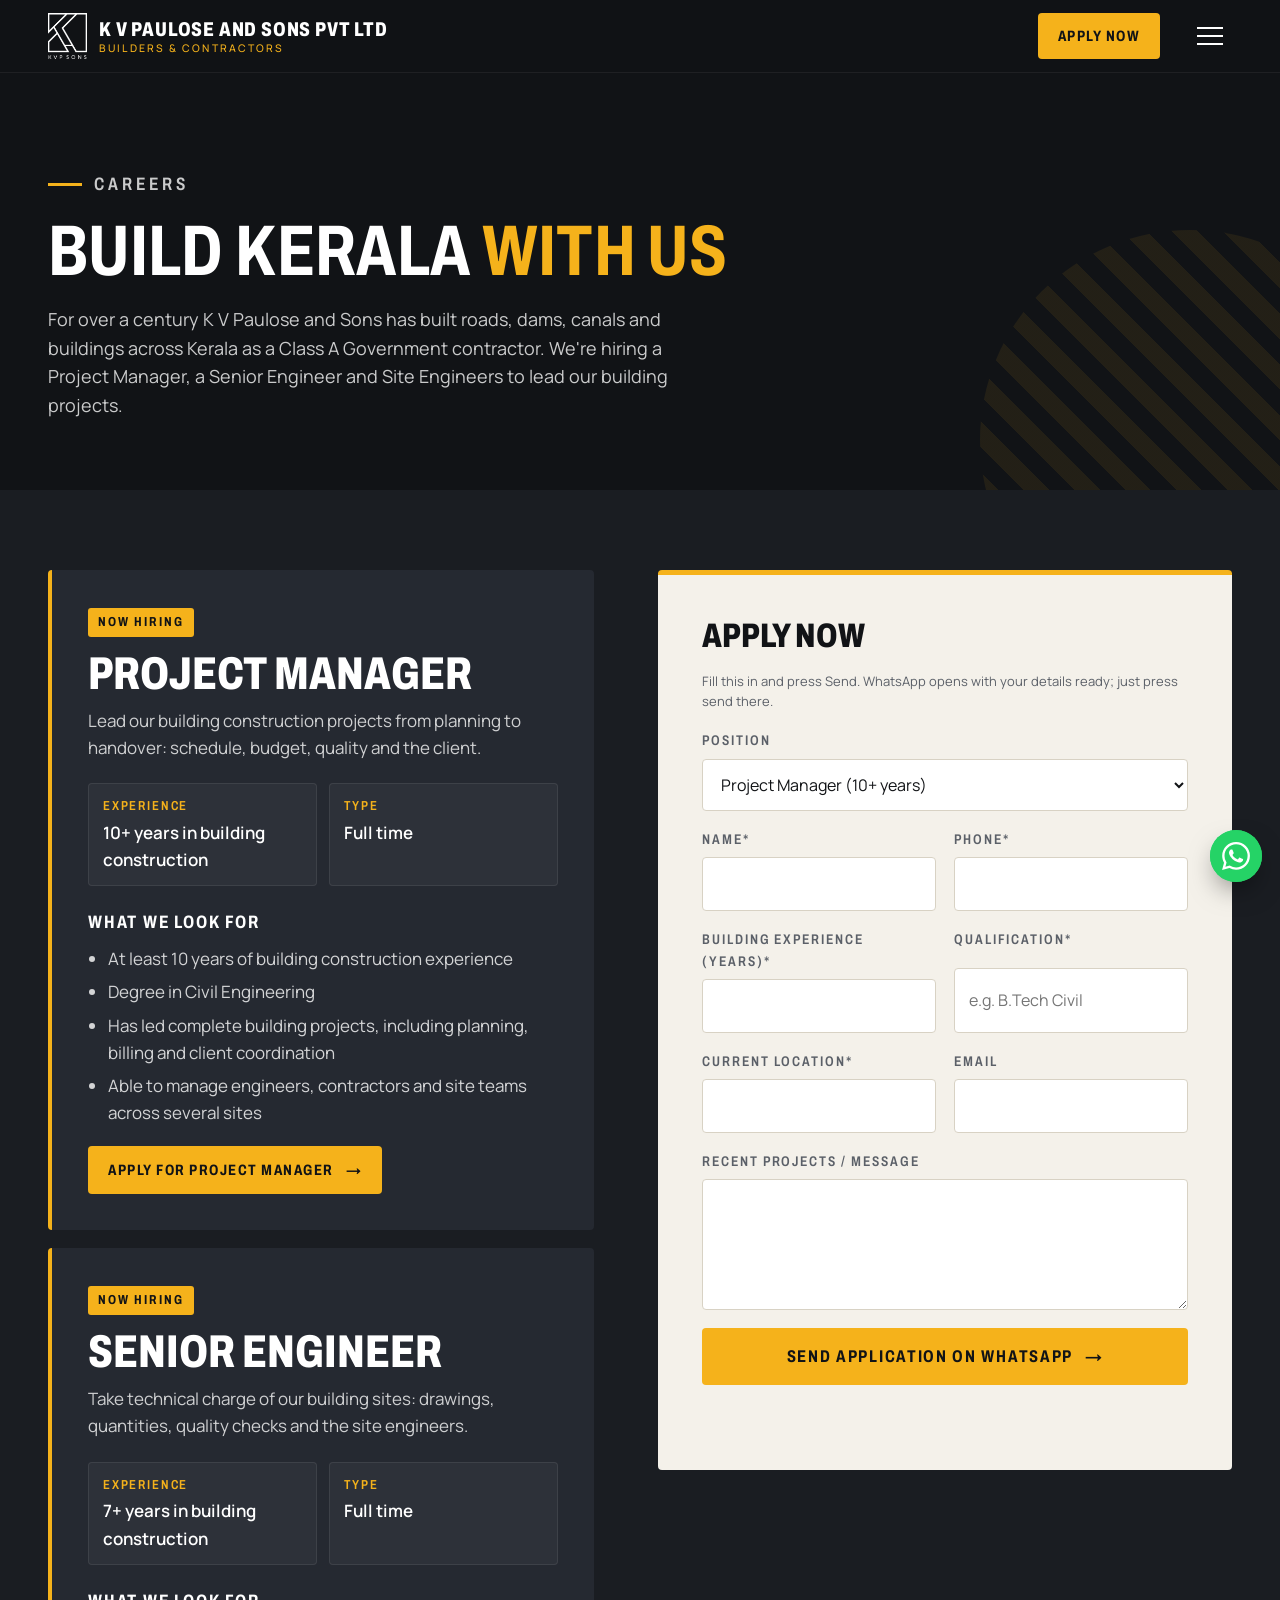
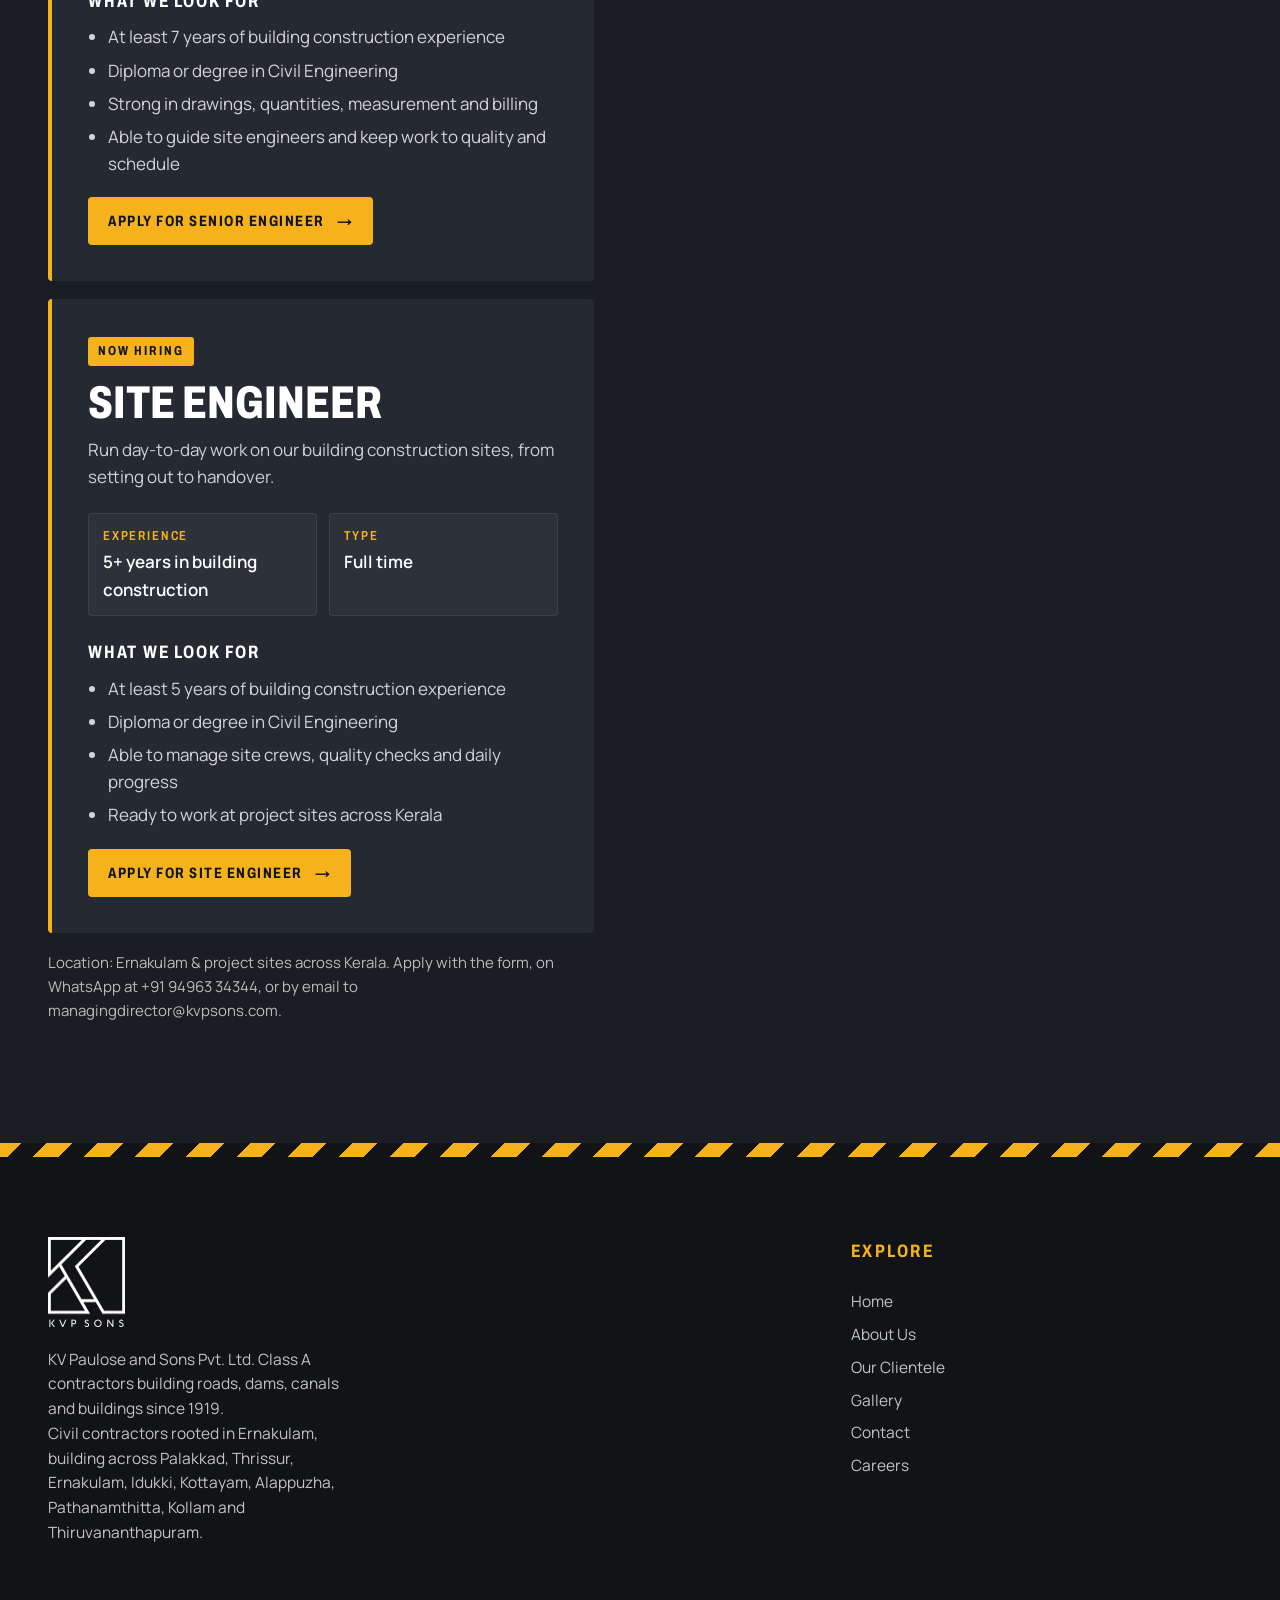
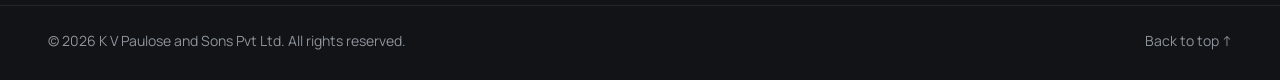
<file: site/careers.html>
<!doctype html>
<html lang="en">
<head>
  <meta charset="utf-8">
  <meta name="viewport" content="width=device-width, initial-scale=1">
  <title>Careers | K V Paulose and Sons Pvt Ltd — Project Manager, Senior Engineer &amp; Site Engineer jobs in Kerala</title>
  <meta name="description" content="K V Paulose and Sons Pvt Ltd, Class A Government contractors since 1919, are hiring a Project Manager (10+ years), Senior Engineer (7+ years) and Site Engineer (5+ years) in building construction. Apply on WhatsApp.">
  <link rel="canonical" href="https://kvpsons.com/careers">
  <meta name="theme-color" content="#111316">
  <meta property="og:type" content="website">
  <meta property="og:site_name" content="K V Paulose and Sons Pvt Ltd">
  <meta property="og:title" content="We're hiring: Project Manager, Senior Engineer, Site Engineer — K V Paulose and Sons Pvt Ltd">
  <meta property="og:description" content="Project Manager (10+ yrs), Senior Engineer (7+ yrs) and Site Engineer (5+ yrs) in building construction. Join a Class A Government contractor building across Kerala since 1919. Apply on WhatsApp.">
  <meta property="og:url" content="https://kvpsons.com/careers">
  <meta property="og:image" content="https://kvpsons.com/images/logo.png">
  <meta name="twitter:card" content="summary">
  <meta name="robots" content="index, follow, max-image-preview:large, max-snippet:-1">
  <link rel="alternate" hreflang="en-IN" href="https://kvpsons.com/careers">
  <script type="application/ld+json">
  [
    {
      "@context": "https://schema.org",
      "@type": "JobPosting",
      "title": "Project Manager",
      "description": "<p>Lead our building construction projects from planning to handover: schedule, budget, quality and the client.</p><p>Minimum 10 years of building construction experience. Diploma or degree in Civil Engineering.</p>",
      "identifier": {
        "@type": "PropertyValue",
        "name": "K V Paulose and Sons Pvt Ltd",
        "value": "project-manager"
      },
      "datePosted": "2026-11-25",
      "validThrough": "2027-03-31T23:59",
      "directApply": true,
      "industry": "Construction",
      "occupationalCategory": "Civil Engineering",
      "qualifications": "Diploma or degree in Civil Engineering",
      "applicantLocationRequirements": {
        "@type": "Country",
        "name": "India"
      },
      "employmentType": "FULL_TIME",
      "hiringOrganization": {
        "@type": "Organization",
        "name": "K V Paulose and Sons Pvt Ltd",
        "sameAs": "https://kvpsons.com/",
        "logo": "https://kvpsons.com/images/logo.png"
      },
      "jobLocation": {
        "@type": "Place",
        "address": {
          "@type": "PostalAddress",
          "addressLocality": "Ernakulam",
          "addressRegion": "Kerala",
          "addressCountry": "IN"
        }
      },
      "experienceRequirements": {
        "@type": "OccupationalExperienceRequirements",
        "monthsOfExperience": 120
      }
    },
    {
      "@context": "https://schema.org",
      "@type": "JobPosting",
      "title": "Senior Engineer",
      "description": "<p>Take technical charge of our building sites: drawings, quantities, quality checks and the site engineers.</p><p>Minimum 7 years of building construction experience. Diploma or degree in Civil Engineering.</p>",
      "identifier": {
        "@type": "PropertyValue",
        "name": "K V Paulose and Sons Pvt Ltd",
        "value": "senior-engineer"
      },
      "datePosted": "2026-11-25",
      "validThrough": "2027-03-31T23:59",
      "directApply": true,
      "industry": "Construction",
      "occupationalCategory": "Civil Engineering",
      "qualifications": "Diploma or degree in Civil Engineering",
      "applicantLocationRequirements": {
        "@type": "Country",
        "name": "India"
      },
      "employmentType": "FULL_TIME",
      "hiringOrganization": {
        "@type": "Organization",
        "name": "K V Paulose and Sons Pvt Ltd",
        "sameAs": "https://kvpsons.com/",
        "logo": "https://kvpsons.com/images/logo.png"
      },
      "jobLocation": {
        "@type": "Place",
        "address": {
          "@type": "PostalAddress",
          "addressLocality": "Ernakulam",
          "addressRegion": "Kerala",
          "addressCountry": "IN"
        }
      },
      "experienceRequirements": {
        "@type": "OccupationalExperienceRequirements",
        "monthsOfExperience": 84
      }
    },
    {
      "@context": "https://schema.org",
      "@type": "JobPosting",
      "title": "Site Engineer",
      "description": "<p>Run day-to-day work on our building construction sites, from setting out to handover.</p><p>Minimum 5 years of building construction experience. Diploma or degree in Civil Engineering.</p>",
      "identifier": {
        "@type": "PropertyValue",
        "name": "K V Paulose and Sons Pvt Ltd",
        "value": "site-engineer"
      },
      "datePosted": "2026-11-25",
      "validThrough": "2027-03-31T23:59",
      "directApply": true,
      "industry": "Construction",
      "occupationalCategory": "Civil Engineering",
      "qualifications": "Diploma or degree in Civil Engineering",
      "applicantLocationRequirements": {
        "@type": "Country",
        "name": "India"
      },
      "employmentType": "FULL_TIME",
      "hiringOrganization": {
        "@type": "Organization",
        "name": "K V Paulose and Sons Pvt Ltd",
        "sameAs": "https://kvpsons.com/",
        "logo": "https://kvpsons.com/images/logo.png"
      },
      "jobLocation": {
        "@type": "Place",
        "address": {
          "@type": "PostalAddress",
          "addressLocality": "Ernakulam",
          "addressRegion": "Kerala",
          "addressCountry": "IN"
        }
      },
      "experienceRequirements": {
        "@type": "OccupationalExperienceRequirements",
        "monthsOfExperience": 60
      }
    }
  ]
  </script>
  <script type="application/ld+json">
  {
    "@context": "https://schema.org",
    "@type": "BreadcrumbList",
    "itemListElement": [
      { "@type": "ListItem", "position": 1, "name": "Home", "item": "https://kvpsons.com/" },
      { "@type": "ListItem", "position": 2, "name": "Careers", "item": "https://kvpsons.com/careers" }
    ]
  }
  </script>
  <link rel="icon" href="images/logo.png">
  <link rel="preconnect" href="https://fonts.googleapis.com">
  <link rel="preconnect" href="https://fonts.gstatic.com" crossorigin>
  <link href="https://fonts.googleapis.com/css2?family=Archivo:wdth,wght@62..125,500..900&family=Manrope:wght@400;500;600;700&display=swap" rel="stylesheet">
  <link rel="stylesheet" href="css/style.css?v=24">
</head>
<body class="careers-page">

<header class="header is-solid" id="header">
  <div class="header__inner">
    <a href="/" class="brand">
      <img src="images/logo.png" alt="K V Paulose and Sons Pvt Ltd logo">
      <span>K V Paulose and Sons Pvt Ltd<small>Builders &amp; Contractors</small></span>
    </a>
    <nav class="nav" id="nav">
      <a href="/">Home</a>
      <a href="/#about">About Us</a>
      <a href="/#clients">Our Clientele</a>
      <a href="/#gallery">Gallery</a>
      <a href="/#contact">Contact</a>
      <a href="/careers" class="is-active">Careers</a>
    </nav>
    <a href="#apply" class="btn btn--yellow header__cta">Apply Now</a>
    <button class="burger" id="burger" aria-label="Open menu"><span></span><span></span><span></span></button>
  </div>
</header>

<main>
  <section class="careers-hero">
    <div class="container">
      <p class="kicker"><span class="kicker__bar"></span>Careers</p>
      <h1 class="h2">Build Kerala <em>with us</em></h1>
      <p>For over a century K V Paulose and Sons has built roads, dams, canals and buildings across Kerala as a Class A Government contractor. We're hiring a Project Manager, a Senior Engineer and Site Engineers to lead our building projects.</p>
    </div>
  </section>

  <section class="careers" id="apply">
    <div class="container careers__grid">
      <div class="jobs">
        <article class="job" id="project-manager">
          <span class="job__badge">Now hiring</span>
          <h2>Project Manager</h2>
          <p>Lead our building construction projects from planning to handover: schedule, budget, quality and the client.</p>
          <dl class="job__facts">
            <div><dt>Experience</dt><dd>10+ years in building construction</dd></div>
            <div><dt>Type</dt><dd>Full time</dd></div>
          </dl>
          <h4>What we look for</h4>
          <ul>
            <li>At least 10 years of building construction experience</li>
            <li>Degree in Civil Engineering</li>
            <li>Has led complete building projects, including planning, billing and client coordination</li>
            <li>Able to manage engineers, contractors and site teams across several sites</li>
          </ul>
          <button type="button" class="btn btn--yellow job__apply" data-role="Project Manager">Apply for Project Manager <span>→</span></button>
        </article>
        <article class="job" id="senior-engineer">
          <span class="job__badge">Now hiring</span>
          <h2>Senior Engineer</h2>
          <p>Take technical charge of our building sites: drawings, quantities, quality checks and the site engineers.</p>
          <dl class="job__facts">
            <div><dt>Experience</dt><dd>7+ years in building construction</dd></div>
            <div><dt>Type</dt><dd>Full time</dd></div>
          </dl>
          <h4>What we look for</h4>
          <ul>
            <li>At least 7 years of building construction experience</li>
            <li>Diploma or degree in Civil Engineering</li>
            <li>Strong in drawings, quantities, measurement and billing</li>
            <li>Able to guide site engineers and keep work to quality and schedule</li>
          </ul>
          <button type="button" class="btn btn--yellow job__apply" data-role="Senior Engineer">Apply for Senior Engineer <span>→</span></button>
        </article>
        <article class="job" id="site-engineer">
          <span class="job__badge">Now hiring</span>
          <h2>Site Engineer</h2>
          <p>Run day-to-day work on our building construction sites, from setting out to handover.</p>
          <dl class="job__facts">
            <div><dt>Experience</dt><dd>5+ years in building construction</dd></div>
            <div><dt>Type</dt><dd>Full time</dd></div>
          </dl>
          <h4>What we look for</h4>
          <ul>
            <li>At least 5 years of building construction experience</li>
            <li>Diploma or degree in Civil Engineering</li>
            <li>Able to manage site crews, quality checks and daily progress</li>
            <li>Ready to work at project sites across Kerala</li>
          </ul>
          <button type="button" class="btn btn--yellow job__apply" data-role="Site Engineer">Apply for Site Engineer <span>→</span></button>
        </article>
        <p class="jobs__note">Location: Ernakulam &amp; project sites across Kerala. Apply with the form, on WhatsApp at +91 94963 34344, or by email to managingdirector@kvpsons.com.</p>
      </div>

      <form class="form" id="careerForm">
        <h3>Apply now</h3>
        <p class="form__hint">Fill this in and press Send. WhatsApp opens with your details ready; just press send there.</p>
        <label><span>Position</span>
          <select name="position">
            <option value="Project Manager" data-min="10">Project Manager (10+ years)</option>
            <option value="Senior Engineer" data-min="7">Senior Engineer (7+ years)</option>
            <option value="Site Engineer" data-min="5">Site Engineer (5+ years)</option>
          </select>
        </label>
        <div class="form__row">
          <label><span>Name*</span><input type="text" name="name" required autocomplete="name"></label>
          <label><span>Phone*</span><input type="tel" name="phone" required autocomplete="tel"></label>
        </div>
        <div class="form__row">
          <label><span>Building experience (years)*</span><input type="number" name="experience" min="0" max="60" required inputmode="numeric"></label>
          <label><span>Qualification*</span><input type="text" name="qualification" required placeholder="e.g. B.Tech Civil"></label>
        </div>
        <div class="form__row">
          <label><span>Current location*</span><input type="text" name="location" required></label>
          <label><span>Email</span><input type="email" name="email" autocomplete="email"></label>
        </div>
        <label><span>Recent projects / message</span><textarea name="message" rows="4"></textarea></label>
        <button class="btn btn--yellow btn--block" type="submit">Send Application on WhatsApp <span>→</span></button>
        <p class="form__msg" id="careerMsg" role="status"></p>
      </form>
    </div>
  </section>
</main>

<footer class="footer">
  <div class="hazard"></div>
  <div class="container footer__grid">
    <div class="footer__brand">
      <img src="images/logo.png" alt="K V Paulose and Sons Pvt Ltd logo">
      <p>KV Paulose and Sons Pvt. Ltd. Class A contractors building roads, dams, canals and buildings since 1919.</p>
      <p>Civil contractors rooted in Ernakulam, building across Palakkad, Thrissur, Ernakulam, Idukki, Kottayam, Alappuzha, Pathanamthitta, Kollam and Thiruvananthapuram.</p>
    </div>
    <div>
      <h5>Explore</h5>
      <a href="/">Home</a><a href="/#about">About Us</a><a href="/#clients">Our Clientele</a><a href="/#gallery">Gallery</a><a href="/#contact">Contact</a><a href="/careers">Careers</a>
    </div>
  </div>
  <div class="container footer__bottom">
    <span>© <span id="year"></span> K V Paulose and Sons Pvt Ltd. All rights reserved.</span>
    <a href="#">Back to top ↑</a>
  </div>
</footer>

<a class="wa-float" href="https://wa.me/919496334344?text=Hello%20K%20V%20Paulose%20and%20Sons%2C%20I%20would%20like%20to%20apply%20for%20the%20Site%20Engineer%20job." target="_blank" rel="noopener" aria-label="Chat with us on WhatsApp" title="Chat with us on WhatsApp"><svg viewBox="0 0 24 24" aria-hidden="true"><path d="M17.472 14.382c-.297-.149-1.758-.867-2.03-.967-.273-.099-.471-.148-.67.15-.197.297-.767.966-.94 1.164-.173.199-.347.223-.644.075-.297-.15-1.255-.463-2.39-1.475-.883-.788-1.48-1.761-1.653-2.059-.173-.297-.018-.458.13-.606.134-.133.298-.347.446-.52.149-.174.198-.298.298-.497.099-.198.05-.371-.025-.52-.075-.149-.669-1.612-.916-2.207-.242-.579-.487-.5-.669-.51-.173-.008-.371-.01-.57-.01-.198 0-.52.074-.792.372-.272.297-1.04 1.016-1.04 2.479 0 1.462 1.065 2.875 1.213 3.074.149.198 2.096 3.2 5.077 4.487.709.306 1.262.489 1.694.625.712.227 1.36.195 1.871.118.571-.085 1.758-.719 2.006-1.413.248-.694.248-1.289.173-1.413-.074-.124-.272-.198-.57-.347m-5.421 7.403h-.004a9.87 9.87 0 01-5.031-1.378l-.361-.214-3.741.982.998-3.648-.235-.374a9.86 9.86 0 01-1.51-5.26c.001-5.45 4.436-9.884 9.888-9.884 2.64 0 5.122 1.03 6.988 2.898a9.825 9.825 0 012.893 6.994c-.003 5.45-4.437 9.884-9.885 9.884m8.413-18.297A11.815 11.815 0 0012.05 0C5.495 0 .16 5.335.157 11.892c0 2.096.547 4.142 1.588 5.945L.057 24l6.305-1.654a11.882 11.882 0 005.683 1.448h.005c6.554 0 11.89-5.335 11.893-11.893a11.821 11.821 0 00-3.48-8.413Z"/></svg></a>

<script src="js/careers.js?v=2"></script>
</body>
</html>
</file>
<file: site/css/style.css>
/* =========================================================
   KVP SONS — stylesheet
   Brand colours & fonts live in :root.
   ========================================================= */
:root {
  --yellow: #F5B21B;
  --yellow-dark: #D6950A;
  --ink: #111316;
  --ink-2: #1A1D22;
  --ink-3: #252931;
  --paper: #F4F1EA;
  --paper-2: #E9E4D8;
  --white: #FFFFFF;
  --muted: #8E949C;
  --muted-dark: #5B6068;

  --head: "Archivo", "Barlow Condensed", "Arial Narrow", sans-serif;
  --head-stretch: 75%;            /* Archivo is a variable-width font: 80% = slightly condensed */
  --body: "Manrope", system-ui, sans-serif;
  --ease: cubic-bezier(.22, 1, .36, 1);
  --radius: 4px;
  --pad: clamp(16px, 4vw, 48px);
}

*, *::before, *::after { box-sizing: border-box; margin: 0; padding: 0; }
/* no CSS smooth scrolling: it breaks the scroll animations' measurements (links scroll smoothly via main.js) */
html { scroll-padding-top: 76px; }
body { background: var(--ink); color: var(--white); font-family: var(--body); font-size: 17px; line-height: 1.6; overflow-x: hidden; }
img { display: block; max-width: 100%; }
a { color: inherit; text-decoration: none; }
button, input, select, textarea { font: inherit; color: inherit; }
button { cursor: pointer; background: none; border: 0; }

.container { width: 100%; max-width: 1280px; margin: 0 auto; padding: 0 var(--pad); }

/* ---------- type ---------- */
.h2 { font-family: var(--head); font-stretch: var(--head-stretch); font-weight: 700; text-transform: uppercase; font-size: clamp(40px, 5.6vw, 78px); line-height: .95; letter-spacing: .005em; }
.h2 em, .hero__title em { font-style: normal; color: var(--yellow); }
.kicker { display: flex; align-items: center; gap: 12px; font-family: var(--head); font-stretch: var(--head-stretch); font-weight: 600; font-size: 15px; letter-spacing: .22em; text-transform: uppercase; color: var(--yellow); margin-bottom: 18px; }
.kicker__bar { width: 34px; height: 3px; background: var(--yellow); display: inline-block; }
.kicker--dark { color: var(--ink); }
.kicker--dark .kicker__bar { background: var(--yellow); }

/* ---------- buttons ---------- */
.btn { display: inline-flex; align-items: center; justify-content: center; gap: 12px; padding: 15px 28px; font-family: var(--head); font-stretch: var(--head-stretch); font-weight: 700; font-size: 17px; letter-spacing: .1em; text-transform: uppercase; border-radius: var(--radius); position: relative; overflow: hidden; isolation: isolate; transition: color .35s, border-color .35s; }
.btn span { transition: transform .35s var(--ease); }
.btn:hover span { transform: translateX(5px); }
.btn--yellow { background: var(--yellow); color: var(--ink); }
.btn--yellow::before { content: ""; position: absolute; inset: 0; z-index: -1; background: var(--white); transform: scaleX(0); transform-origin: right; transition: transform .45s var(--ease); }
.btn--yellow:hover::before { transform: scaleX(1); transform-origin: left; }
.btn--ghost { border: 2px solid rgba(255,255,255,.5); color: var(--white); }
.btn--ghost:hover { border-color: var(--yellow); color: var(--yellow); }
.btn--block { width: 100%; }

/* =========================================================
   HEADER
   ========================================================= */
.header { position: fixed; inset: 0 0 auto; z-index: 50; transition: background .4s, box-shadow .4s, padding .4s; padding: 14px 0; }
.header.is-solid { background: rgba(17,19,22,.96); box-shadow: 0 1px 0 rgba(255,255,255,.06); padding: 6px 0; }
.header__inner { max-width: 1400px; margin: 0 auto; padding: 0 var(--pad); display: flex; align-items: center; gap: 28px; height: 60px; }
.brand { display: flex; align-items: center; gap: 12px; margin-right: auto; }
.brand img { height: 46px; width: auto; }
.brand span { font-family: var(--head); font-stretch: var(--head-stretch); font-weight: 800; font-size: 20px; letter-spacing: .04em; text-transform: uppercase; white-space: nowrap; line-height: 1; display: flex; flex-direction: column; }
.brand small { font-family: var(--body); font-weight: 500; font-size: 10.5px; letter-spacing: .2em; text-transform: uppercase; color: var(--yellow); margin-top: 4px; }
.nav { display: flex; gap: 26px; }
.nav a { white-space: nowrap; font-family: var(--head); font-stretch: var(--head-stretch); font-weight: 600; font-size: 16px; letter-spacing: .1em; text-transform: uppercase; position: relative; padding: 6px 0; color: rgba(255,255,255,.82); transition: color .3s; }
.nav a::after { content: ""; position: absolute; left: 0; right: 0; bottom: 0; height: 2px; background: var(--yellow); transform: scaleX(0); transform-origin: left; transition: transform .35s var(--ease); }
.nav a:hover, .nav a.is-active { color: var(--white); }
.nav a:hover::after, .nav a.is-active::after { transform: scaleX(1); }
.header__cta { padding: 11px 20px; font-size: 15px; }
/* day / night switch — small round button on the right of the header */
.scene-toggle {
  width: 40px; height: 40px; flex: 0 0 40px; border-radius: 50%;
  display: grid; place-items: center; cursor: pointer;
  background: rgba(255,255,255,.08); border: 1px solid rgba(255,255,255,.22); color: var(--white);
  transition: background .3s, border-color .3s, transform .4s var(--ease);
}
.scene-toggle:hover, .scene-toggle:focus-visible { background: rgba(245,178,27,.18); border-color: var(--yellow); }
.scene-toggle:active { transform: rotate(-25deg) scale(.92); }
.scene-toggle svg { width: 19px; height: 19px; grid-area: 1 / 1; transition: opacity .35s, transform .45s var(--ease); }
.scene-toggle .ico-moon { fill: var(--white); }
.scene-toggle .ico-sun { fill: var(--yellow); stroke: var(--yellow); stroke-width: 1.8; stroke-linecap: round; }
/* day shows the moon (tap for night); night shows the sun (tap for day) */
html[data-scene="day"] .scene-toggle .ico-sun, html:not([data-scene]) .scene-toggle .ico-sun { opacity: 0; transform: rotate(-90deg) scale(.5); }
html[data-scene="night"] .scene-toggle .ico-moon { opacity: 0; transform: rotate(90deg) scale(.5); }
.burger { display: none; width: 44px; height: 44px; flex-direction: column; justify-content: center; align-items: center; gap: 6px; }
.burger span { width: 26px; height: 2px; background: var(--white); transition: transform .35s var(--ease), opacity .3s; }
.burger.is-open span:nth-child(1) { transform: translateY(8px) rotate(45deg); }
.burger.is-open span:nth-child(2) { opacity: 0; }
.burger.is-open span:nth-child(3) { transform: translateY(-8px) rotate(-45deg); }

/* =========================================================
   HERO
   ========================================================= */
.hero { position: relative; min-height: max(100vh, 640px); overflow: hidden; display: flex; flex-direction: column; justify-content: center; background: #0E1A2B; }
.hero__canvas { position: absolute; inset: 0; width: 100%; height: 100%; display: block; }
.hero__shade { position: absolute; inset: 0; pointer-events: none; background: linear-gradient(90deg, rgba(10,12,16,.82) 0%, rgba(10,12,16,.55) 38%, rgba(10,12,16,0) 62%), linear-gradient(0deg, rgba(10,12,16,.65) 0%, rgba(10,12,16,0) 30%); }
/* top padding clears the header, bottom padding keeps the buttons above the stats bar */
.hero__content { position: relative; z-index: 2; padding-top: 120px; padding-bottom: 190px; }
.hero__title { font-family: var(--head); font-stretch: var(--head-stretch); font-weight: 800; text-transform: uppercase; font-size: clamp(46px, min(6.4vw, 10.5vh), 98px); line-height: .9; letter-spacing: .005em; margin-bottom: 26px; }
.hero__title .ln { display: block; overflow: hidden; }
.hero__title .ln > span { display: inline-block; }
/* frosted-glass panel keeps the intro text readable over the lit city */
.hero__text {
  max-width: 540px; margin-bottom: 30px; font-size: 18px; color: rgba(255,255,255,.92);
  padding: 16px 22px; border-radius: 12px;
  background: rgba(12,14,18,.45);
  -webkit-backdrop-filter: blur(12px) saturate(1.2); backdrop-filter: blur(12px) saturate(1.2);
  border: 1px solid rgba(255,255,255,.12); border-left: 3px solid var(--yellow);
  box-shadow: 0 18px 40px -20px rgba(0,0,0,.6);
}
.hero__btns { display: flex; flex-wrap: wrap; gap: 14px; }

.stats { position: absolute; z-index: 3; left: 0; right: 0; bottom: 0; margin: 0 auto; padding: 0; display: grid; grid-template-columns: repeat(4, minmax(0, 1fr)); max-width: 1280px; }
.stat { padding: 22px 26px; background: rgba(17,19,22,.78); backdrop-filter: blur(8px); -webkit-backdrop-filter: blur(8px); border-top: 3px solid var(--yellow); display: grid; grid-template-columns: auto 1fr; align-items: baseline; column-gap: 2px; }
.stat + .stat { border-left: 1px solid rgba(255,255,255,.08); }
.stat b { font-family: var(--head); font-stretch: var(--head-stretch); font-weight: 800; font-size: clamp(34px, 3.6vw, 52px); line-height: 1; }
.stat i { font-style: normal; font-family: var(--head); font-stretch: var(--head-stretch); font-weight: 800; font-size: 30px; color: var(--yellow); }
.stat span { grid-column: 1 / -1; font-size: 13px; letter-spacing: .14em; text-transform: uppercase; color: var(--muted); margin-top: 6px; }

/* =========================================================
   SERVICES
   ========================================================= */
.services { background: var(--paper); color: var(--ink); padding: 120px 0 110px; }
.sec-head { margin-bottom: 56px; max-width: 760px; }
.sec-head--row { max-width: none; display: flex; justify-content: space-between; align-items: flex-end; gap: 30px; flex-wrap: wrap; }
.services__grid { display: grid; grid-template-columns: repeat(4, minmax(0, 1fr)); gap: 20px; }
.svc { background: var(--white); border-radius: var(--radius); overflow: hidden; position: relative; transition: transform .5s var(--ease), box-shadow .5s; }
.svc:hover { transform: translateY(-8px); box-shadow: 0 30px 50px -30px rgba(0,0,0,.45); }
.svc__img { aspect-ratio: 4/3; background-size: cover; background-position: center; transition: transform 1s var(--ease); }
.svc:hover .svc__img { transform: scale(1.07); }
.svc__body { padding: 24px 24px 28px; position: relative; background: var(--white); }
.svc__body::before { content: ""; position: absolute; left: 0; top: 0; height: 4px; width: 0; background: var(--yellow); transition: width .5s var(--ease); }
.svc:hover .svc__body::before { width: 100%; }
.svc__num { font-family: var(--head); font-stretch: var(--head-stretch); font-weight: 700; color: var(--yellow-dark); font-size: 15px; letter-spacing: .1em; }
.svc h3 { font-family: var(--head); font-stretch: var(--head-stretch); font-weight: 700; font-size: 27px; text-transform: uppercase; line-height: 1.05; margin: 6px 0 10px; }
.svc p { font-size: 15.5px; color: var(--muted-dark); }

/* ticker */
.ticker { background: var(--yellow); color: var(--ink); overflow: hidden; padding: 18px 0; border-block: 3px solid var(--ink); }
.ticker__track { display: flex; width: max-content; animation: ticker 30s linear infinite; }
.ticker span { font-family: var(--head); font-stretch: var(--head-stretch); font-weight: 800; font-size: clamp(30px, 4vw, 52px); text-transform: uppercase; letter-spacing: .03em; padding: 0 28px; display: flex; align-items: center; gap: 56px; line-height: 1; }
.ticker span::after { content: ""; width: 14px; height: 14px; background: var(--ink); transform: rotate(45deg); margin-left: 28px; }
@keyframes ticker { to { transform: translateX(-50%); } }

/* =========================================================
   ABOUT
   ========================================================= */
.about { background: var(--paper); color: var(--ink); padding: 130px 0; }
.about__grid { display: grid; grid-template-columns: 1fr 1fr; gap: clamp(40px, 6vw, 90px); align-items: center; }
.about__media { position: relative; padding: 0 0 70px 0; }
.about__img { border-radius: var(--radius); object-fit: cover; }
.about__img--a { width: 82%; aspect-ratio: 4/5; object-position: 62% center; }
.about__img--b { position: absolute; right: 0; bottom: 0; width: 52%; aspect-ratio: 1; border: 8px solid var(--paper); }
.badge { position: absolute; left: 50%; top: 34px; transform: translateX(-30%); background: var(--yellow); color: var(--ink); padding: 22px 26px; border-radius: var(--radius); display: flex; gap: 14px; align-items: center; box-shadow: 0 20px 40px -20px rgba(0,0,0,.5); }
.badge b { font-family: var(--head); font-stretch: var(--head-stretch); font-weight: 800; font-size: 56px; line-height: 1; }
.badge span { font-family: var(--head); font-stretch: var(--head-stretch); font-weight: 600; text-transform: uppercase; letter-spacing: .06em; line-height: 1.1; font-size: 16px; }
.about__text > p { color: #3A3F46; margin-top: 18px; }
.about__text .h2 { margin-bottom: 8px; }
.values { list-style: none; margin-top: 34px; display: grid; gap: 18px; }
.values li { display: flex; gap: 18px; align-items: flex-start; padding: 18px 20px; background: var(--white); border-left: 4px solid var(--yellow); border-radius: var(--radius); }
.values__ico { flex: none; width: 42px; height: 42px; border-radius: 50%; background: var(--ink); color: var(--yellow); display: grid; place-items: center; font-size: 18px; }
.values h4 { font-family: var(--head); font-stretch: var(--head-stretch); font-weight: 700; font-size: 21px; text-transform: uppercase; letter-spacing: .02em; }
.values p { font-size: 15px; color: var(--muted-dark); }

/* legacy timeline */
.legacy { margin-top: 120px; }
.timeline { list-style: none; position: relative; display: grid; gap: 18px; }
.timeline::before { content: ""; position: absolute; left: 118px; top: 10px; bottom: 10px; width: 3px; background: rgba(17,19,22,.14); border-radius: 2px; }
/* gold progress fill that grows as you scroll through the timeline (--p is set in main.js) */
.timeline::after { content: ""; position: absolute; left: 118px; top: 10px; width: 3px; height: calc((100% - 20px) * var(--p, 0)); background: var(--yellow); border-radius: 2px; box-shadow: 0 0 10px rgba(245,178,27,.55); }
.timeline li { display: grid; grid-template-columns: 100px 1fr; gap: 54px; align-items: start; position: relative; }
.timeline li::before { content: ""; position: absolute; z-index: 1; left: 111px; top: 16px; width: 17px; height: 17px; border-radius: 50%; background: var(--paper); border: 4px solid rgba(17,19,22,.25); transition: border-color .35s, background .35s, transform .35s; }
.timeline li.is-passed::before { border-color: var(--yellow); background: var(--yellow); transform: scale(1.1); }
.timeline__year { font-family: var(--head); font-stretch: var(--head-stretch); font-weight: 800; font-size: 30px; line-height: 1.1; text-align: right; color: var(--ink); padding-top: 6px; }
.timeline li > div { background: var(--white); border-radius: var(--radius); padding: 22px 26px; border: 1px solid var(--paper-2); transition: border-color .4s, box-shadow .4s, transform .4s var(--ease); }
.timeline li:hover > div { border-color: var(--yellow); box-shadow: 0 20px 40px -26px rgba(0,0,0,.35); transform: translateX(6px); }
.timeline h4 { font-family: var(--head); font-stretch: var(--head-stretch); font-weight: 700; font-size: 24px; text-transform: uppercase; line-height: 1.1; margin-bottom: 8px; }
.timeline p { color: #3A3F46; font-size: 16px; }
@media (max-width: 600px) {
  .timeline::before, .timeline::after { left: 7px; width: 4px; }
  .timeline li { grid-template-columns: 1fr; gap: 8px; padding-left: 34px; }
  .timeline li::before { left: 0; top: 8px; }
  .timeline__year { text-align: left; font-size: 24px; padding-top: 0; }
}

/* =========================================================
   TEAM
   ========================================================= */
.team { background: var(--ink); padding: 130px 0; position: relative; }
.team::before { content: ""; position: absolute; inset: 0; background-image: linear-gradient(rgba(255,255,255,.035) 1px, transparent 1px), linear-gradient(90deg, rgba(255,255,255,.035) 1px, transparent 1px); background-size: 64px 64px; pointer-events: none; }
.team .container { position: relative; }
.founder { display: grid; grid-template-columns: 340px 1fr; gap: 50px; align-items: center; background: var(--ink-2); border: 1px solid rgba(255,255,255,.06); border-radius: var(--radius); padding: 28px; margin-bottom: 30px; }
.founder__img { aspect-ratio: 4/5; overflow: hidden; border-radius: var(--radius); }
.founder__img img { width: 100%; height: 100%; object-fit: cover; }
.founder__tag { font-family: var(--head); font-stretch: var(--head-stretch); font-weight: 700; letter-spacing: .2em; text-transform: uppercase; color: var(--yellow); font-size: 15px; }
.founder h3 { font-family: var(--head); font-stretch: var(--head-stretch); font-weight: 800; text-transform: uppercase; font-size: clamp(36px, 4.4vw, 60px); line-height: 1; margin: 10px 0 18px; }
.founder blockquote { font-size: clamp(19px, 1.7vw, 24px); line-height: 1.45; color: rgba(255,255,255,.8); border-left: 3px solid var(--yellow); padding-left: 22px; max-width: 620px; }
.team__grid { display: grid; grid-template-columns: repeat(4, minmax(0, 1fr)); gap: 20px; }
.member { position: relative; border-radius: var(--radius); overflow: hidden; background: var(--ink-3); }
.member__img { aspect-ratio: 4/5; overflow: hidden; }
.member__img img { width: 100%; height: 100%; object-fit: cover; filter: grayscale(.7) contrast(1.05); transition: transform .9s var(--ease), filter .6s; }
.member:hover .member__img img { transform: scale(1.06); filter: none; }
.member__info { position: absolute; left: 0; right: 0; bottom: 0; padding: 50px 18px 16px; background: linear-gradient(0deg, rgba(10,12,16,.95), rgba(10,12,16,0)); }
.member__info::before { content: ""; position: absolute; left: 18px; top: 36px; width: 26px; height: 3px; background: var(--yellow); transition: width .45s var(--ease); }
.member:hover .member__info::before { width: 60px; }
.member h4 { font-family: var(--head); font-stretch: var(--head-stretch); font-weight: 700; font-size: 24px; text-transform: uppercase; line-height: 1.05; }
.member p { font-size: 13px; letter-spacing: .14em; text-transform: uppercase; color: var(--yellow); }

/* =========================================================
   CLIENTS
   ========================================================= */
.clients { background: var(--paper); color: var(--ink); padding: 130px 0; }
.clients__grid { display: grid; grid-template-columns: repeat(6, minmax(0, 1fr)); gap: 14px; }
.client { background: var(--white); border-radius: var(--radius); aspect-ratio: 1.25; display: grid; place-items: center; padding: 14px; border: 1px solid var(--paper-2); position: relative; transition: transform .45s var(--ease), box-shadow .45s, border-color .45s; }
.client { min-width: 0; overflow: hidden; }
.client img { width: 100%; height: 100%; object-fit: contain; }
.client:hover { transform: translateY(-6px); box-shadow: 0 22px 40px -24px rgba(0,0,0,.4); border-color: var(--yellow); }

/* =========================================================
   GALLERY
   ========================================================= */
.gallery { background: var(--ink); padding: 130px 0; }
.gallery__note { max-width: 380px; color: var(--muted); }
.filters { display: flex; flex-wrap: wrap; gap: 8px; }
.filters button { font-family: var(--head); font-stretch: var(--head-stretch); font-weight: 600; font-size: 16px; letter-spacing: .1em; text-transform: uppercase; padding: 10px 20px; border: 1px solid rgba(255,255,255,.2); border-radius: var(--radius); transition: background .3s, color .3s, border-color .3s; }
.filters button:hover { border-color: var(--yellow); }
.filters button.is-active { background: var(--yellow); color: var(--ink); border-color: var(--yellow); }
.shot { break-inside: avoid; margin-bottom: 16px; border-radius: var(--radius); overflow: hidden; position: relative; cursor: zoom-in; background: var(--ink-3); transition: opacity .4s, transform .4s; }
.shot.is-hidden { display: none; }
.shot img { width: 100%; height: auto; transition: transform .9s var(--ease); }
.shot:hover img { transform: scale(1.06); }
.shot__cap { position: absolute; inset: auto 0 0 0; padding: 40px 18px 16px; background: linear-gradient(0deg, rgba(10,12,16,.9), transparent); display: flex; justify-content: space-between; align-items: flex-end; opacity: 0; transform: translateY(10px); transition: opacity .4s, transform .4s var(--ease); }
.shot:hover .shot__cap { opacity: 1; transform: none; }
.shot__cap b { font-family: var(--head); font-stretch: var(--head-stretch); font-weight: 700; font-size: 21px; text-transform: uppercase; }
.shot__cap span { font-size: 12px; letter-spacing: .14em; text-transform: uppercase; color: var(--yellow); }

.lightbox { position: fixed; inset: 0; z-index: 100; background: rgba(8,9,11,.95); display: flex; align-items: center; justify-content: center; opacity: 0; pointer-events: none; transition: opacity .35s; }
.lightbox.is-open { opacity: 1; pointer-events: auto; }
.lightbox figure { max-width: min(1100px, 90vw); }
.lightbox img { max-height: 80vh; width: auto; margin: 0 auto; border-radius: var(--radius); }
.lightbox figcaption { text-align: center; margin-top: 14px; font-family: var(--head); font-stretch: var(--head-stretch); font-size: 20px; letter-spacing: .08em; text-transform: uppercase; }
.lightbox__close { position: absolute; top: 20px; right: 24px; font-size: 26px; }
.lightbox__nav { position: absolute; top: 50%; transform: translateY(-50%); width: 54px; height: 54px; border-radius: 50%; background: rgba(255,255,255,.08); font-size: 22px; transition: background .3s, color .3s; }
.lightbox__nav:hover { background: var(--yellow); color: var(--ink); }
.lightbox__nav--prev { left: 20px; }
.lightbox__nav--next { right: 20px; }

/* =========================================================
   CONTACT
   ========================================================= */
.contact { background: var(--ink-2); padding: 130px 0; position: relative; overflow: hidden; }
.contact::after { content: ""; position: absolute; right: -120px; top: -120px; width: 420px; height: 420px; background: repeating-linear-gradient(45deg, rgba(245,178,27,.08) 0 18px, transparent 18px 36px); border-radius: 50%; pointer-events: none; }
.contact__grid { display: grid; grid-template-columns: 1fr 1.05fr; gap: clamp(40px, 6vw, 90px); align-items: start; position: relative; z-index: 1; }
.contact__lead { color: rgba(255,255,255,.75); margin: 18px 0 36px; max-width: 440px; }
.contact__list { list-style: none; display: grid; gap: 4px; }
.contact__list li { display: grid; grid-template-columns: 90px 1fr; gap: 16px; padding: 18px 0; border-bottom: 1px solid rgba(255,255,255,.08); }
.contact__list span { font-family: var(--head); font-stretch: var(--head-stretch); font-weight: 600; letter-spacing: .16em; text-transform: uppercase; color: var(--yellow); font-size: 15px; padding-top: 2px; }
.contact__list a, .contact__list p { font-size: 18px; }
.contact__list a:hover { color: var(--yellow); }
.form { background: var(--paper); color: var(--ink); padding: clamp(24px, 3.4vw, 44px); border-radius: var(--radius); border-top: 5px solid var(--yellow); display: grid; gap: 18px; }
.form h3 { font-family: var(--head); font-stretch: var(--head-stretch); font-weight: 800; text-transform: uppercase; font-size: 34px; line-height: 1; }
.form__row { display: grid; grid-template-columns: 1fr 1fr; gap: 18px; }
.form label { display: grid; gap: 6px; }
.form label > span { font-family: var(--head); font-stretch: var(--head-stretch); font-weight: 600; font-size: 14px; letter-spacing: .14em; text-transform: uppercase; color: var(--muted-dark); }
.form input, .form select, .form textarea { width: 100%; background: var(--white); border: 1px solid #D8D2C4; border-radius: var(--radius); padding: 13px 14px; font-size: 16px; outline: none; transition: border-color .3s, box-shadow .3s; }
.form input:focus, .form select:focus, .form textarea:focus { border-color: var(--yellow); box-shadow: 0 0 0 3px rgba(245,178,27,.25); }
.form textarea { resize: vertical; }
.form__msg { min-height: 1.4em; font-weight: 600; color: #2F7D32; }

/* =========================================================
   FOOTER
   ========================================================= */
.footer { background: var(--ink); padding-bottom: 28px; }
.hazard { height: 14px; background: repeating-linear-gradient(-45deg, var(--yellow) 0 18px, var(--ink) 18px 36px); }
.footer__grid { display: grid; grid-template-columns: 2fr 1fr; gap: 40px; padding-top: 80px; padding-bottom: 60px; }
.footer__brand img { height: 90px; width: auto; margin-bottom: 20px; }
.footer__brand p { color: var(--muted); max-width: 320px; }
.footer h5 { font-family: var(--head); font-stretch: var(--head-stretch); font-weight: 700; font-size: 18px; letter-spacing: .14em; text-transform: uppercase; color: var(--yellow); margin-bottom: 16px; }
.footer__grid > div:not(.footer__brand) { display: flex; flex-direction: column; gap: 8px; }
.footer__grid a, .footer__grid p { color: rgba(255,255,255,.75); font-size: 15.5px; }
.footer__grid a:hover { color: var(--yellow); }
.footer__bottom { display: flex; justify-content: space-between; gap: 20px; flex-wrap: wrap; border-top: 1px solid rgba(255,255,255,.08); padding-top: 24px; font-size: 14px; color: var(--muted); }
.footer__bottom a:hover { color: var(--yellow); }

/* =========================================================
   RESPONSIVE
   ========================================================= */
/* the full company name needs room: below 1280px the menu collapses into the ☰ button */
@media (max-width: 1280px) {
  .nav { position: fixed; inset: 0; background: var(--ink); flex-direction: column; justify-content: center; align-items: center; gap: 18px; clip-path: inset(0 0 100% 0); transition: clip-path .6s var(--ease); z-index: -1; }
  .nav.is-open { clip-path: inset(0 0 0 0); }
  .nav a { font-size: 34px; font-weight: 700; }
  .burger { display: flex; }
  /* phones & tablets: sun / moon button floats in the bottom-right corner, clear of the company name */
  .scene-toggle {
    position: fixed; right: 18px; bottom: calc(18px + env(safe-area-inset-bottom, 0px)); z-index: 5;
    width: 46px; height: 46px;
    background: rgba(17,19,22,.82); border-color: rgba(245,178,27,.55);
    box-shadow: 0 10px 26px -8px rgba(0,0,0,.6);
  }
  .scene-toggle svg { width: 21px; height: 21px; }
  body:has(.nav.is-open) .scene-toggle { opacity: 0; pointer-events: none; }
}
@media (max-width: 1100px) {
  .services__grid { grid-template-columns: repeat(2, minmax(0, 1fr)); }
  .team__grid { grid-template-columns: repeat(3, minmax(0, 1fr)); }
  .clients__grid { grid-template-columns: repeat(4, minmax(0, 1fr)); }
  .footer__grid { grid-template-columns: 1fr 1fr; }
}
@media (max-width: 860px) {
  .about__grid, .contact__grid { grid-template-columns: 1fr; }
  /* phones & tablets: "About Us" opens on the text; the photos follow it */
  .about__media { order: 2; }
  .about__text { order: 1; }
  .founder { grid-template-columns: 1fr; gap: 26px; }
  .founder__img { max-width: 360px; }
  .hero { height: auto; min-height: 0; justify-content: flex-start; padding-top: 110px; }
  .hero__content { padding-top: 0; padding-bottom: max(420px, 56vh); }
  .stats { position: relative; grid-template-columns: repeat(2, minmax(0, 1fr)); }
  .hero__shade { background: linear-gradient(180deg, rgba(10,12,16,.88) 0%, rgba(10,12,16,.6) 40%, rgba(10,12,16,0) 55%); }
}
@media (max-width: 600px) {
  body { font-size: 16px; }
  .header__cta { display: none; }
  .brand img { height: 38px; }
  .brand span { font-size: 16px; }
  .services__grid, .team__grid { grid-template-columns: 1fr 1fr; gap: 12px; }
  .svc__body { padding: 16px; }
  .svc h3 { font-size: 21px; }
  .svc p { display: none; }
  .member h4 { font-size: 18px; }
  .member p { font-size: 11px; }
  .clients__grid { grid-template-columns: repeat(3, minmax(0, 1fr)); gap: 8px; }
  .form__row { grid-template-columns: 1fr; }
  .stat { padding: 14px 16px; }
  .stat span { font-size: 11px; }
  .hero__title { font-size: 46px; }
  .hero__text { font-size: 16px; }
  .badge { padding: 14px 16px; left: auto; right: 0; transform: none; }
  .badge b { font-size: 40px; }
  .footer__grid { grid-template-columns: 1fr; }
  .contact__list li { grid-template-columns: 1fr; gap: 2px; }
  .services, .about, .team, .clients, .gallery, .contact { padding: 90px 0; }
}

@media (prefers-reduced-motion: reduce) {
  html { scroll-behavior: auto; }
  *, *::before, *::after { animation-duration: .01ms !important; transition-duration: .01ms !important; }
}

/* =========================================================
   OPENING / LOADER — greeting, loading bar, % counter
   ========================================================= */
body.is-loading { overflow: hidden; }
.loader {
  position: fixed; inset: 0; z-index: 1000;
  display: flex; align-items: center; justify-content: center;
  background: var(--ink); color: #fff;
  transition: transform 1s cubic-bezier(.76,0,.24,1);
}
.loader.is-done { transform: translateY(-100%); pointer-events: none; transition-duration: .8s; }
.loader.is-done .loader__inner { opacity: 0; transform: translateY(-40px); }
.loader__inner {
  width: min(560px, calc(100% - 48px));
  display: flex; flex-direction: column; align-items: center; text-align: center;
  transition: opacity .5s ease, transform .6s ease;
}
.loader__hello { display: block; height: clamp(90px, 22vw, 200px); width: auto; max-width: 100%; overflow: visible; }
.loader__hello text {
  font-family: var(--head), "Nirmala UI", "Noto Sans", "Noto Sans Malayalam", "Noto Sans Devanagari", system-ui, sans-serif;
  font-weight: 700; font-size: 120px;
  fill: rgba(255,255,255,0); stroke: var(--yellow); stroke-width: 1.4px;
  stroke-linecap: round; stroke-linejoin: round;
  stroke-dasharray: var(--dash, 700); stroke-dashoffset: var(--dash, 700);
}
.loader__hello text.is-script { font-family: "Dancing Script", cursive; font-weight: 600; stroke-width: 1.2px; }
/* write: draw the outline, then fill it in, then fade before the next word */
.loader__hello text.is-writing {
  animation:
    kvpDraw var(--draw) cubic-bezier(.45,.05,.35,1) forwards,
    kvpFill var(--fill) ease calc(var(--draw) * .8) forwards,
    kvpOut calc(var(--life) - var(--out)) ease var(--out) forwards;
}
.loader__hello text.is-writing.is-last {
  animation: kvpDraw var(--draw) cubic-bezier(.45,.05,.35,1) forwards, kvpFill var(--fill) ease calc(var(--draw) * .8) forwards;
}
/* quick flashes: no drawing, just the filled word */
.loader__hello text.is-flash { animation: none !important; fill: #fff; stroke: none; stroke-dashoffset: 0; }
@keyframes kvpDraw { to { stroke-dashoffset: 0; } }
@keyframes kvpFill { to { fill: #fff; stroke: rgba(245,178,27,0); } }
@keyframes kvpOut { to { opacity: 0; } }
.loader__bar {
  width: 100%; height: 3px; margin-top: clamp(22px, 4vh, 36px);
  background: rgba(255,255,255,.14); overflow: hidden;
}
.loader__bar span {
  display: block; height: 100%; background: var(--yellow);
  transform: scaleX(0); transform-origin: left;
}
.loader__num {
  margin-top: 14px;
  font: 600 13px/1 var(--body); letter-spacing: .2em; color: rgba(255,255,255,.6);
  font-variant-numeric: tabular-nums;
}

/* ---------- featured project card + popup ---------- */
.svc--project { cursor: pointer; }
.svc--project:focus-visible { outline: 3px solid var(--yellow); outline-offset: 3px; }
.svc__more { display: inline-flex; gap: 8px; align-items: center; margin-top: 14px; font-family: var(--head); font-stretch: var(--head-stretch); font-weight: 700; font-size: 15px; letter-spacing: .08em; text-transform: uppercase; color: var(--ink); border-bottom: 2px solid var(--yellow); padding-bottom: 2px; }
.svc__more i { font-style: normal; transition: transform .4s var(--ease); }
.svc--project:hover .svc__more i { transform: translateX(5px); }

.project { position: fixed; inset: 0; z-index: 120; display: flex; align-items: center; justify-content: center; padding: 24px; }
.project[hidden] { display: none; }
.project__backdrop { position: absolute; inset: 0; background: rgba(8,9,11,.82); backdrop-filter: blur(6px); opacity: 0; transition: opacity .35s; }
.project__panel { position: relative; width: min(1180px, 100%); max-height: calc(100vh - 48px); overflow: auto; overscroll-behavior: contain; background: var(--white); color: var(--ink); border-radius: var(--radius); display: grid; grid-template-columns: 1.15fr 1fr; opacity: 0; transform: translateY(30px) scale(.98); transition: opacity .4s var(--ease), transform .5s var(--ease); }
.project.is-open .project__backdrop { opacity: 1; }
.project.is-open .project__panel { opacity: 1; transform: none; }
.project__close { position: absolute; top: 12px; right: 12px; z-index: 2; width: 44px; height: 44px; border-radius: 50%; background: var(--ink); color: var(--white); font-size: 26px; line-height: 1; transition: background .3s, color .3s; }
.project__close:hover { background: var(--yellow); color: var(--ink); }
.project__gallery { background: #111; padding: 16px; display: flex; flex-direction: column; gap: 12px; }
.project__main { width: 100%; height: min(60vh, 560px); object-fit: contain; border-radius: 8px; background: #000; }
.project__thumbs { display: flex; gap: 10px; }
.project__thumbs button { flex: 1 1 0; min-width: 0; }
.project__thumbs button { aspect-ratio: 4/3; border-radius: 6px; overflow: hidden; opacity: .55; outline: 2px solid transparent; outline-offset: 2px; transition: opacity .3s, outline-color .3s; }
.project__thumbs button:hover { opacity: .9; }
.project__thumbs button.is-active { opacity: 1; outline-color: var(--yellow); }
.project__thumbs img { width: 100%; height: 100%; object-fit: cover; }
.project__text { padding: 40px 40px 36px; }
.project__text h3 { font-family: var(--head); font-stretch: var(--head-stretch); font-weight: 800; font-size: clamp(28px, 2.6vw, 38px); line-height: 1.05; text-transform: uppercase; margin: 10px 0 22px; padding-right: 30px; }
.project__text p { color: var(--muted-dark); margin-bottom: 14px; font-size: 15.5px; line-height: 1.65; }
.project__facts { display: grid; grid-template-columns: 1fr 1fr; gap: 12px; margin-bottom: 24px; }
.project__facts div { background: var(--paper); border-left: 3px solid var(--yellow); padding: 10px 14px; border-radius: 4px; }
.project__facts dt { font-size: 11px; letter-spacing: .12em; text-transform: uppercase; color: var(--muted-dark); }
.project__facts dd { font-weight: 700; font-size: 15px; margin: 2px 0 0; }
@media (max-width: 860px) {
  .project { padding: 0; align-items: stretch; }
  .project__panel { grid-template-columns: 1fr; max-height: 100vh; border-radius: 0; }
  .project__main { height: 48vh; }
  .project__text { padding: 26px 20px 40px; }
}
@media (max-width: 600px) {
  .svc--project p { display: block; font-size: 13.5px; line-height: 1.45; }
  .svc__cat { display: none; }
  .svc__more { font-size: 13px; margin-top: 10px; }
  .project__facts { grid-template-columns: 1fr; }
}

/* card that rotates between several projects */
.svc__img--slides { position: relative; }
.svc__slide { position: absolute; inset: 0; background-size: cover; background-position: center; opacity: 0; transition: opacity 1s var(--ease); }
.svc__slide.is-on { opacity: 1; }
.svc__items { display: grid; }
.svc__item { grid-area: 1 / 1; opacity: 0; transform: translateY(8px); transition: opacity .6s var(--ease), transform .6s var(--ease); pointer-events: none; }
.svc__item.is-on { opacity: 1; transform: none; }
.svc__foot { display: flex; align-items: center; justify-content: space-between; gap: 10px; }
.svc__dots { display: inline-flex; gap: 6px; margin-top: 14px; }
.svc__dots button { width: 8px; height: 8px; border-radius: 50%; background: var(--paper-2); padding: 0; transition: background .3s, width .3s; }
.svc__dots button.is-on { background: var(--yellow-dark); width: 20px; border-radius: 4px; }
.project__next { display: flex; align-items: center; gap: 10px; width: 100%; margin-top: 18px; padding: 14px 18px; border-radius: 6px; background: var(--ink); color: var(--white); text-align: left; font-family: var(--head); font-stretch: var(--head-stretch); font-weight: 700; font-size: 16px; letter-spacing: .05em; text-transform: uppercase; transition: background .3s, color .3s; }
.project__next i { font-style: normal; margin-left: auto; }
.project__next:hover { background: var(--yellow); color: var(--ink); }
@media (max-width: 600px) { .svc__dots { margin-top: 10px; } .svc__foot { flex-wrap: wrap; } }

/* ---------- floating WhatsApp button (bottom right on every screen) ---------- */
.wa-float { position: fixed; right: 22px; bottom: calc(22px + env(safe-area-inset-bottom, 0px)); z-index: 60; width: 58px; height: 58px; border-radius: 50%; background: #25D366; display: grid; place-items: center; box-shadow: 0 12px 28px -8px rgba(0,0,0,.55); transition: transform .35s var(--ease), box-shadow .35s; }
.wa-float svg { width: 31px; height: 31px; fill: #fff; position: relative; }
.wa-float::before { content: ""; position: absolute; inset: 0; border-radius: 50%; background: #25D366; animation: waPulse 2.6s ease-out infinite; }
.wa-float:hover { transform: translateY(-3px) scale(1.06); box-shadow: 0 16px 32px -8px rgba(37,211,102,.6); }
.wa-float:focus-visible { outline: 3px solid var(--yellow); outline-offset: 3px; }
@keyframes waPulse { 0% { transform: scale(1); opacity: .55; } 80%, 100% { transform: scale(1.55); opacity: 0; } }
@media (prefers-reduced-motion: reduce) { .wa-float::before { animation: none; } }
body:has(.nav.is-open) .wa-float, body.is-loading .wa-float { opacity: 0; pointer-events: none; }
/* phones & tablets: theme button bottom left, WhatsApp bottom right, same size and height */
@media (max-width: 1280px) {
  .scene-toggle { right: auto; left: 18px; width: 52px; height: 52px; }
  .wa-float { right: 18px; bottom: calc(18px + env(safe-area-inset-bottom, 0px)); width: 52px; height: 52px; }
  .wa-float svg { width: 28px; height: 28px; }
}

/* timeline: small licence label under each year */
.timeline__year small { display: block; margin-top: 4px; font-family: var(--body); font-stretch: normal; font-weight: 600; font-size: 11px; line-height: 1.3; letter-spacing: .08em; text-transform: uppercase; color: var(--yellow-dark); }
@media (min-width: 601px) {
  .timeline li { grid-template-columns: 130px 1fr; }
  .timeline li::before { left: 141px; }
  .timeline::before, .timeline::after { left: 148px; }
}
@media (max-width: 600px) {
  .timeline__year small { display: inline-block; margin: 0 0 0 10px; vertical-align: middle; }
}

/* client logos: always fit the whole logo inside the tile, never crop */
.client img { position: absolute; inset: 16px; width: calc(100% - 32px); height: calc(100% - 32px); object-fit: contain; }

/* ---------- service cards: same height, "View project" lined up at the bottom ---------- */
.svc { display: flex; flex-direction: column; }
.svc__body { flex: 1; display: flex; flex-direction: column; align-items: flex-start; }
.svc__body .svc__more { margin-top: auto; padding-top: 14px; }
.svc__body p { margin-bottom: 4px; }

/* ---------- careers ---------- */
.hiring { background: var(--yellow); color: var(--ink); padding: 34px 0; border-block: 3px solid var(--ink); }
.hiring__inner { display: flex; align-items: center; justify-content: space-between; gap: 20px; flex-wrap: wrap; }
.hiring__tag { font-family: var(--head); font-stretch: var(--head-stretch); font-weight: 700; font-size: 14px; letter-spacing: .2em; text-transform: uppercase; }
.hiring h3 { font-family: var(--head); font-stretch: var(--head-stretch); font-weight: 800; font-size: clamp(26px, 3vw, 38px); text-transform: uppercase; line-height: 1; margin-top: 4px; }
.hiring p { font-size: 16px; margin-top: 6px; }
.btn--dark { background: var(--ink); color: var(--white); }
.btn--dark:hover { background: var(--ink-3); }

.careers-page .header { background: rgba(17,19,22,.96); padding: 6px 0; }
.careers-hero { background: var(--ink); padding: 150px 0 70px; position: relative; overflow: hidden; }
.careers-hero::after { content: ""; position: absolute; right: -120px; bottom: -160px; width: 420px; height: 420px; background: repeating-linear-gradient(45deg, rgba(245,178,27,.08) 0 18px, transparent 18px 36px); border-radius: 50%; pointer-events: none; }
.careers-hero p { color: rgba(255,255,255,.78); max-width: 620px; margin-top: 20px; font-size: 18px; }
.careers { background: var(--ink-2); padding: 80px 0 120px; }
.careers__grid { display: grid; grid-template-columns: 1fr 1.05fr; gap: clamp(30px, 5vw, 70px); align-items: start; }
.job { background: var(--ink-3); border-radius: var(--radius); border-left: 4px solid var(--yellow); padding: clamp(22px, 3vw, 36px); }
.job__badge { display: inline-block; background: var(--yellow); color: var(--ink); font-family: var(--head); font-stretch: var(--head-stretch); font-weight: 700; font-size: 13px; letter-spacing: .16em; text-transform: uppercase; padding: 4px 10px; border-radius: 3px; }
.job h2 { font-family: var(--head); font-stretch: var(--head-stretch); font-weight: 800; font-size: clamp(32px, 3.6vw, 46px); text-transform: uppercase; line-height: 1; margin: 14px 0 10px; }
.job > p { color: rgba(255,255,255,.78); }
.job__facts { display: grid; grid-template-columns: 1fr 1fr; gap: 12px; margin: 22px 0; }
.job__facts div { background: rgba(255,255,255,.04); border: 1px solid rgba(255,255,255,.08); border-radius: var(--radius); padding: 12px 14px; }
.job__facts dt { font-family: var(--head); font-stretch: var(--head-stretch); font-weight: 600; font-size: 13px; letter-spacing: .14em; text-transform: uppercase; color: var(--yellow); }
.job__facts dd { font-weight: 600; margin-top: 2px; }
.job h4 { font-family: var(--head); font-stretch: var(--head-stretch); font-weight: 700; font-size: 18px; letter-spacing: .1em; text-transform: uppercase; margin: 18px 0 8px; }
.job ul { padding-left: 20px; color: rgba(255,255,255,.8); display: grid; gap: 6px; }
.form__hint { font-size: 13px; color: var(--muted-dark); }
.form__msg.is-error { color: #B3261E; }
@media (max-width: 860px) { .careers__grid { grid-template-columns: 1fr; } }
@media (max-width: 600px) { .job__facts { grid-template-columns: 1fr; } .careers-hero { padding: 120px 0 50px; } .hiring .btn { width: 100%; } }

/* ---------- FAQ ---------- */
.faq { background: var(--paper); color: var(--ink); padding: 120px 0; border-top: 1px solid var(--paper-2); }
.faq__grid { display: grid; grid-template-columns: .8fr 1.2fr; gap: clamp(30px, 5vw, 80px); align-items: start; }
.faq .sec-head { margin-bottom: 0; }
.faq__lead { color: var(--muted-dark); margin-top: 18px; max-width: 380px; }
.faq__list { display: grid; gap: 12px; }
.faq__item { background: var(--white); border-radius: var(--radius); border-left: 4px solid transparent; transition: border-color .3s; }
.faq__item[open] { border-left-color: var(--yellow); }
.faq__item summary { list-style: none; cursor: pointer; display: flex; align-items: center; justify-content: space-between; gap: 18px; padding: 20px 22px; }
.faq__item summary::-webkit-details-marker { display: none; }
.faq__item summary:focus-visible { outline: 3px solid var(--yellow); outline-offset: 2px; }
.faq__item h3 { font-family: var(--head); font-stretch: var(--head-stretch); font-weight: 700; font-size: 21px; text-transform: uppercase; letter-spacing: .02em; line-height: 1.15; }
.faq__ico { flex: none; width: 30px; height: 30px; border-radius: 50%; background: var(--ink); position: relative; }
.faq__ico::before, .faq__ico::after { content: ""; position: absolute; left: 50%; top: 50%; width: 12px; height: 2px; background: var(--yellow); transform: translate(-50%, -50%); transition: transform .3s var(--ease); }
.faq__ico::after { transform: translate(-50%, -50%) rotate(90deg); }
.faq__item[open] .faq__ico::after { transform: translate(-50%, -50%) rotate(0deg); }
.faq__item p { padding: 0 22px 22px; color: var(--muted-dark); font-size: 16px; }
@media (max-width: 860px) { .faq__grid { grid-template-columns: 1fr; } }
@media (max-width: 600px) { .faq { padding: 90px 0; } .faq__item h3 { font-size: 18px; } .faq__item summary { padding: 16px; } .faq__item p { padding: 0 16px 18px; } }

/* ---------- careers: several job cards ---------- */
.jobs { display: grid; gap: 18px; }
.job__apply { margin-top: 20px; font-size: 15px; padding: 12px 20px; }
.jobs__note { color: rgba(255,255,255,.7); font-size: 15px; }
.careers #careerForm { position: sticky; top: 90px; }
@media (max-width: 860px) { .careers #careerForm { position: static; } }
</file>
